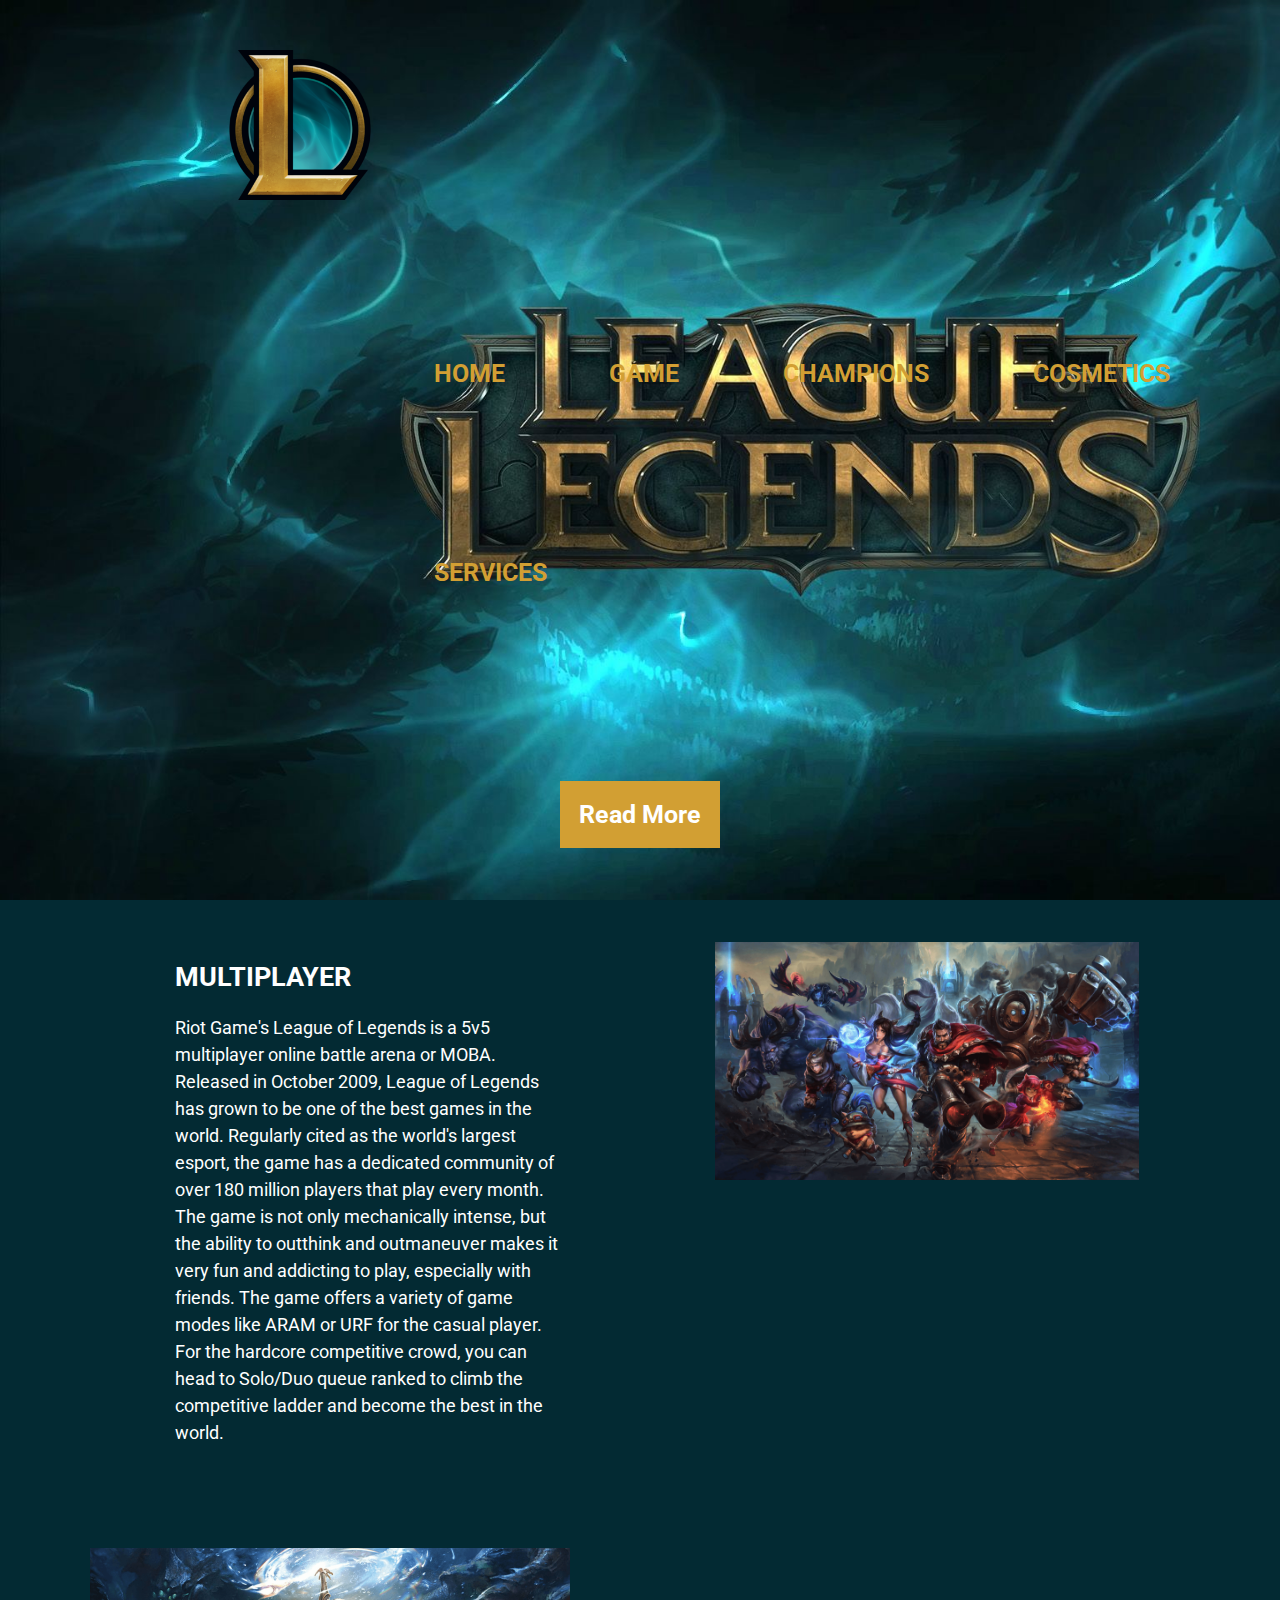
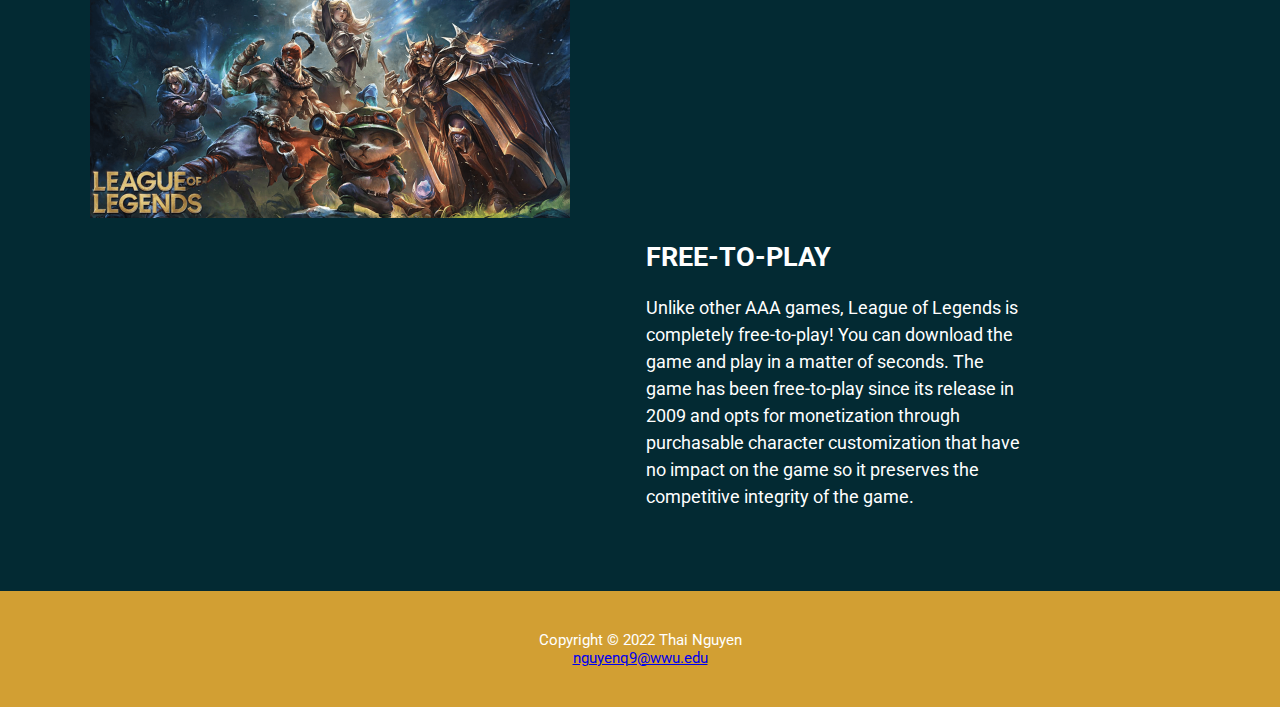
<file: index.html>
<!DOCTYPE html>
<html lang="en">
<head>
    <meta charset="UTF-8">
    <meta http-equiv="X-UA-Compatible" content="IE=edge">
    <meta name="viewport" content="width=device-width, initial-scale=1.0">
    <link rel="stylesheet" href="css/styles.css">
    <title>League of Legends | Home</title>
</head>
<body>
    <div class="wrapper">
        <header>
            <div class="logo">
                <a href="index.html"><img src="images/logo.png" alt="Logo"></a>
            </div>
            <nav>
                <ul>
                    <li><a href="index.html">HOME</a></li>
                    <li><a href="game.html">GAME</a></li>
                    <li><a href="champions.html">CHAMPIONS</a></li>
                    <li><a href="cosmetics.html">COSMETICS</a></li>
                    <li><a href="services.html">SERVICES</a></li>
                </ul>
            </nav>

        </header>
        <!-- Banner -->
        <div class="banner">
            <div class="bannerbtn">
                <a href="#down" class="button">Read More</a>
            </div>
        </div>
        
        <div class="clearfix"></div>
        <div id="down"></div>
        <main>
            <br><br>
            <div class="left1">
                <h2>MULTIPLAYER</h2>
                <p>Riot Game's League of Legends is a 5v5 multiplayer online battle arena or MOBA. Released in October 2009, League of Legends has grown to be one of the best games in the world. Regularly cited as the world's largest esport, the game has a dedicated community of over 180 million players that play every month. The game is not only mechanically intense, but the ability to outthink and outmaneuver makes it very fun and addicting to play, especially with friends. The game offers a variety of game modes like ARAM or URF for the casual player. For the hardcore competitive crowd, you can head to Solo/Duo queue ranked to climb the competitive ladder and become the best in the world.</p>
            </div>
            <div class="right1">
                <img src="images/1.png" alt="">
            </div>
            <div class="clearfix"></div>
            <br><br><br><br>
            <div class="left2">
                <img src="images/2.png" alt="">
            </div>


            <div class="right2">
                <h2>FREE-TO-PLAY</h2>
                <p>Unlike other AAA games, League of Legends is completely free-to-play! You can download the game and play in a matter of seconds. The game has been free-to-play since its release in 2009 and opts for monetization through purchasable character customization that have no impact on the game so it preserves the competitive integrity of the game.</p>
            </div>

            <div class="clearfix"></div>
        </main>
        <div class="footbar">
            <br>
        </div>
        <br>
        <br>

        <!-- Footer  -->
        <footer>
            <p>Copyright &copy; 2022 Thai Nguyen <br><a href="mailto:nguyenq9@wwu.edu">nguyenq9@wwu.edu</a></p>
            
        </footer>
    </div>
</body>
</html>
</file>
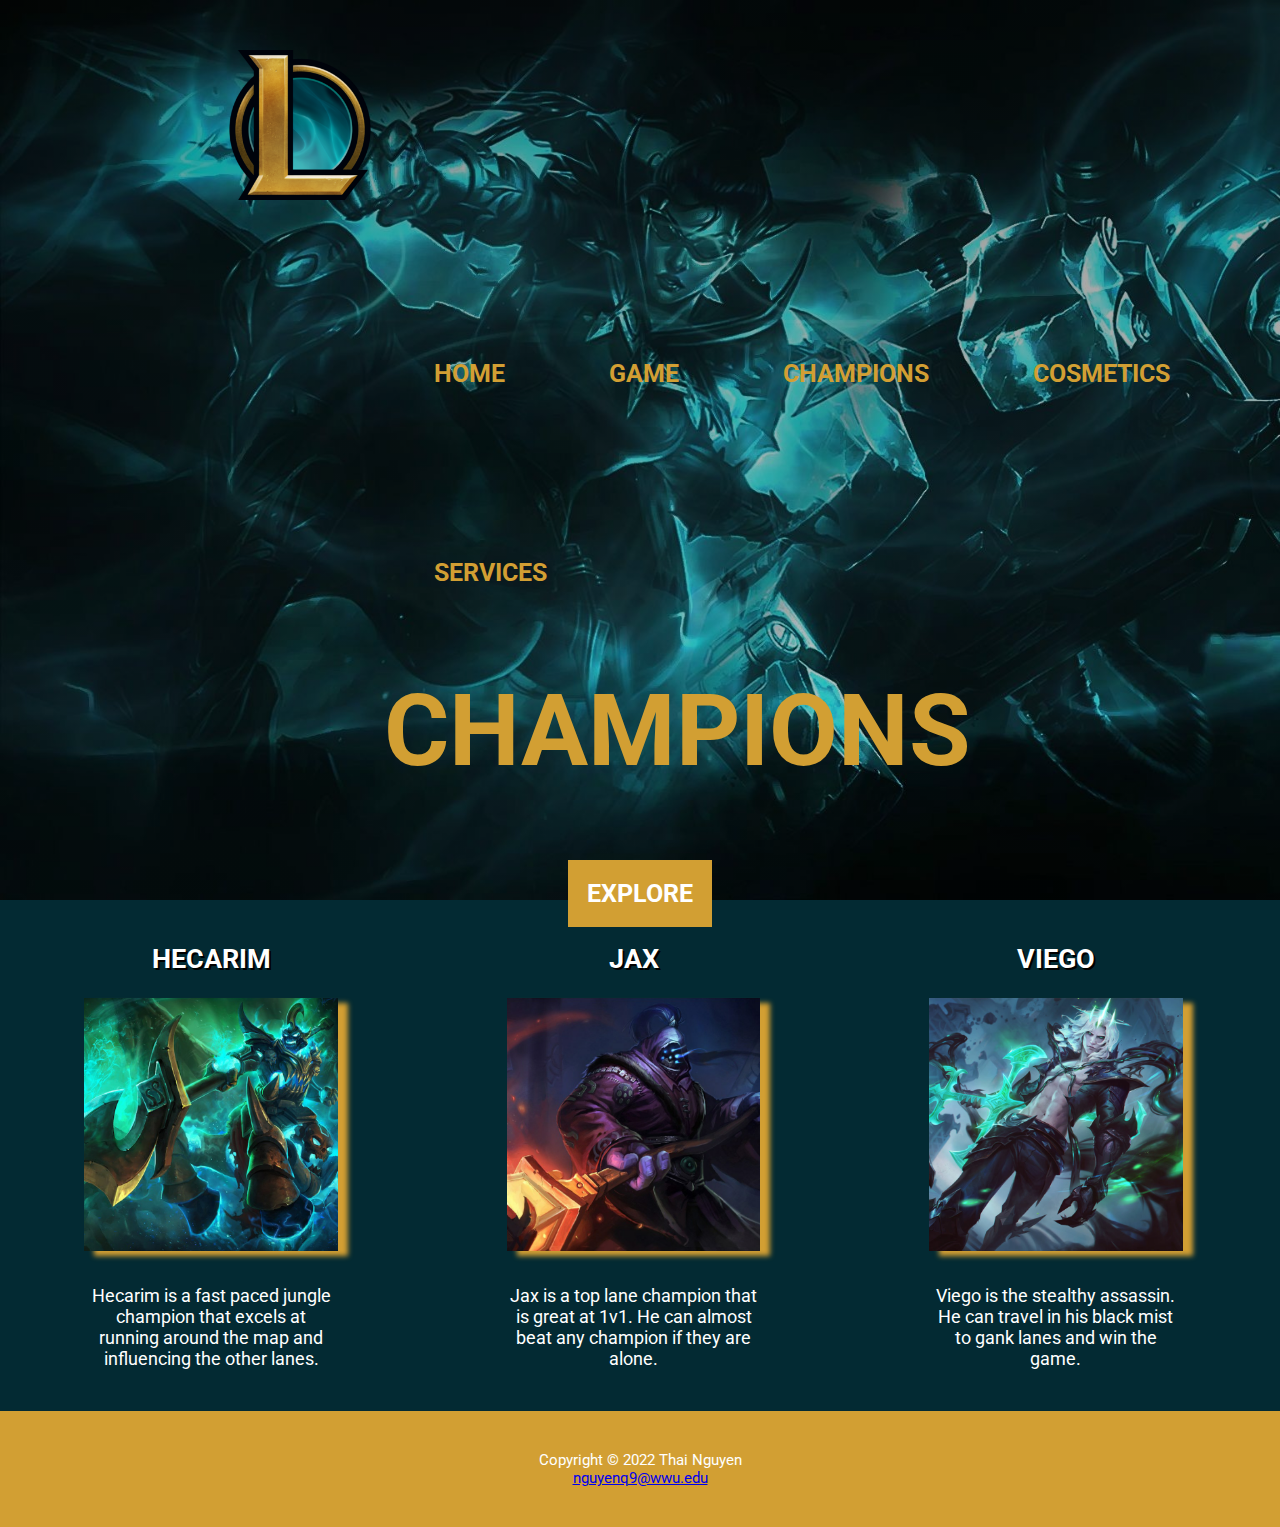
<file: champions.html>
<!DOCTYPE html>
<html lang="en">
<head>
    <meta charset="UTF-8">
    <meta http-equiv="X-UA-Compatible" content="IE=edge">
    <meta name="viewport" content="width=device-width, initial-scale=1.0">
    <link rel="stylesheet" href="css/styles.css">
    <title>League of Legends | Champions</title>
</head>
<body>
    <div class="wrapper">
        <header>
            <div class="logo">
                <a href="index.html"><img src="images/logo.png" alt="Logo"></a>
            </div>
            <nav>
                <ul>
                    <li><a href="index.html">HOME</a></li>
                    <li><a href="game.html">GAME</a></li>
                    <li><a href="champions.html">CHAMPIONS</a></li>
                    <li><a href="cosmetics.html">COSMETICS</a></li>
                    <li><a href="services.html">SERVICES</a></li>
                </ul>
            </nav>

        </header>
        <!-- Banner -->
        <div class="bannerchampions">
            <div class="text-content2">
                <h1>
                    CHAMPIONS
                </h1>
                <a href="#down" class="button">EXPLORE</a>
            </div>
        </div>
        
        <div class="clearfix"></div>
        <div id="down"></div>
        <main>
            
        </main>
            <br>

            <div class="box">
                <h2>HECARIM</h2>
                <a href="https://leagueoflegends.fandom.com/wiki/Hecarim?so=search"><img src="images/hecarim.png" alt=""></a>
                <p>Hecarim is a fast paced jungle champion that excels at running around the map and influencing the other lanes.</p>
            </div>

            <div class="box">
                <h2>JAX</h2>
                <a href="https://leagueoflegends.fandom.com/wiki/Jax/LoL"><img src="images/jax.png" alt=""></a>
                <p>Jax is a top lane champion that is great at 1v1. He can almost beat any champion if they are alone.</p>
            </div>
            
            <div class="box">
                <h2>VIEGO</h2>
                <a href="https://leagueoflegends.fandom.com/wiki/Viego?so=search"><img src="images/viego.png" alt=""></a>
                <p>Viego is the stealthy assassin. He can travel in his black mist to gank lanes and win the game.</p>
            </div>

            <div class="clearfix"></div>
        <br>
        <br>

        <!-- Footer  -->
        <footer>
            <p>Copyright &copy; 2022 Thai Nguyen <br><a href="mailto:nguyenq9@wwu.edu">nguyenq9@wwu.edu</a></p>
            
        </footer>
    </div>
</body>
</html>
</file>
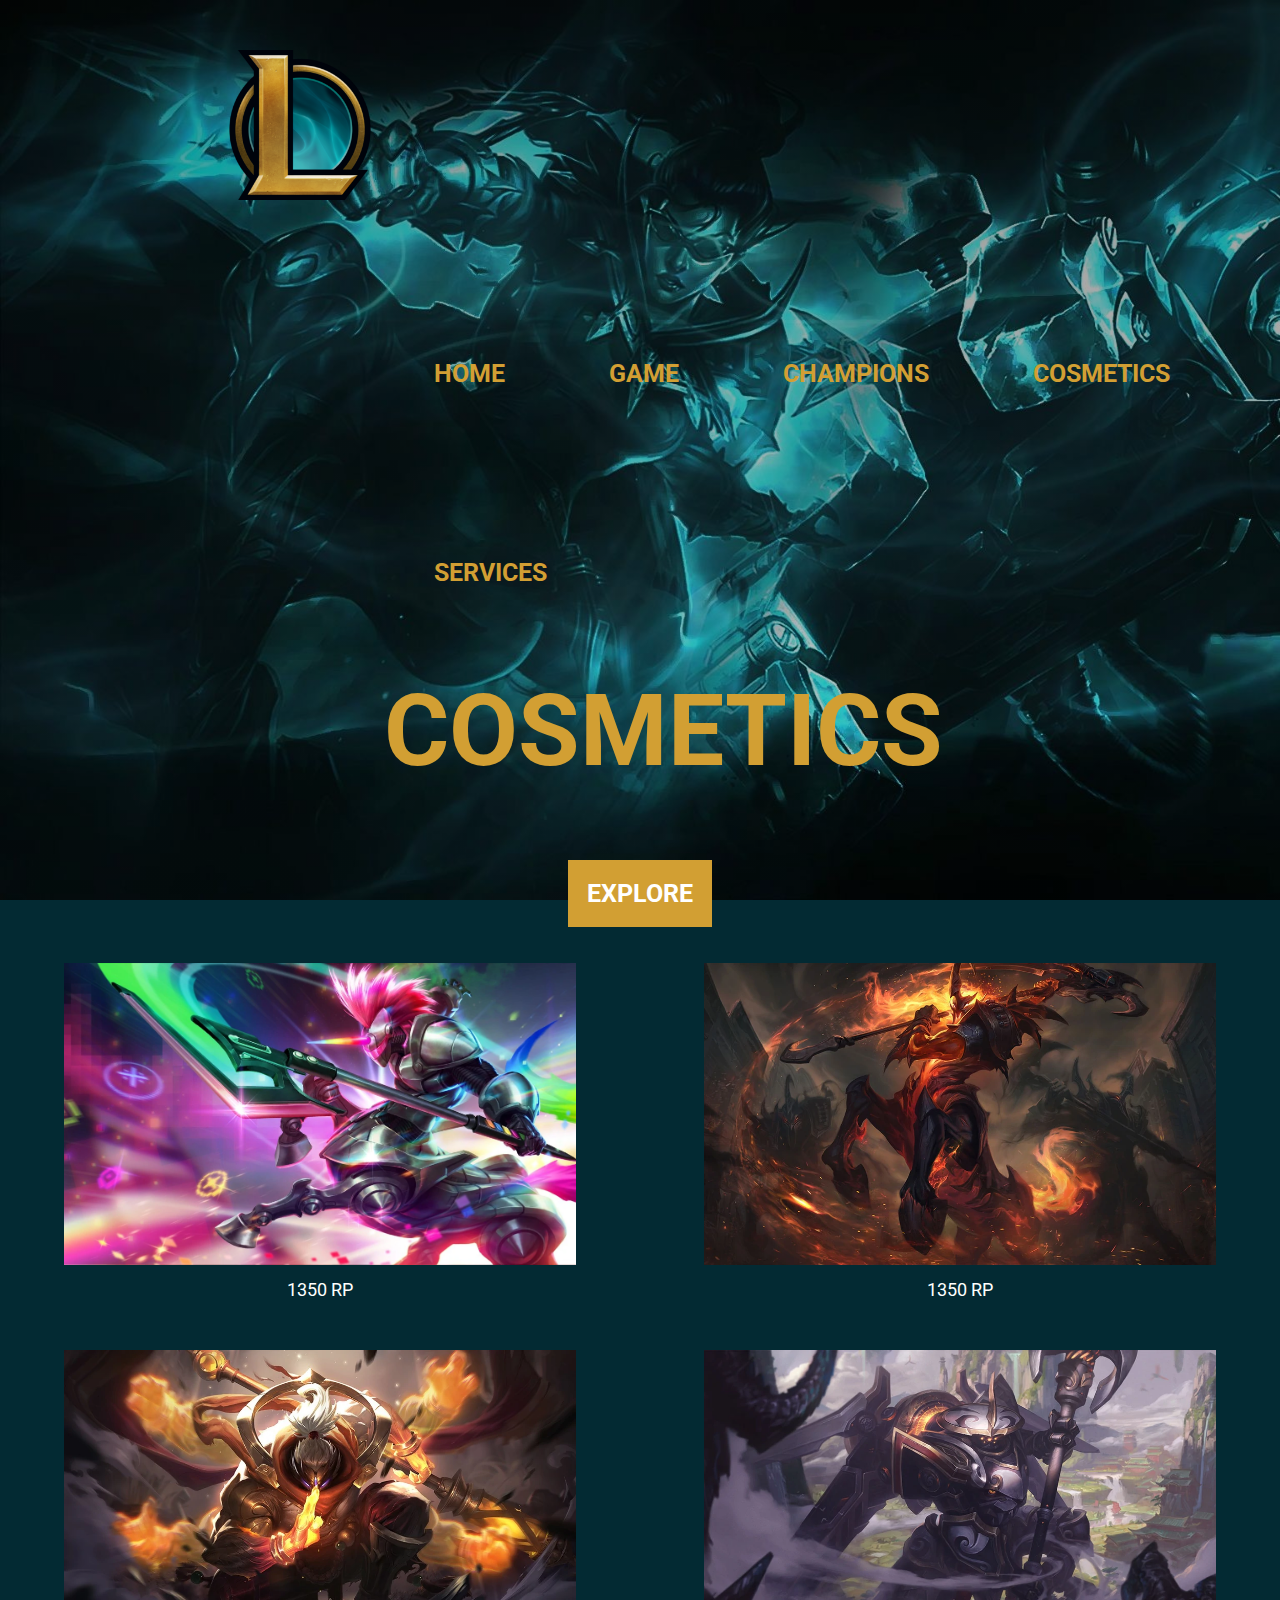
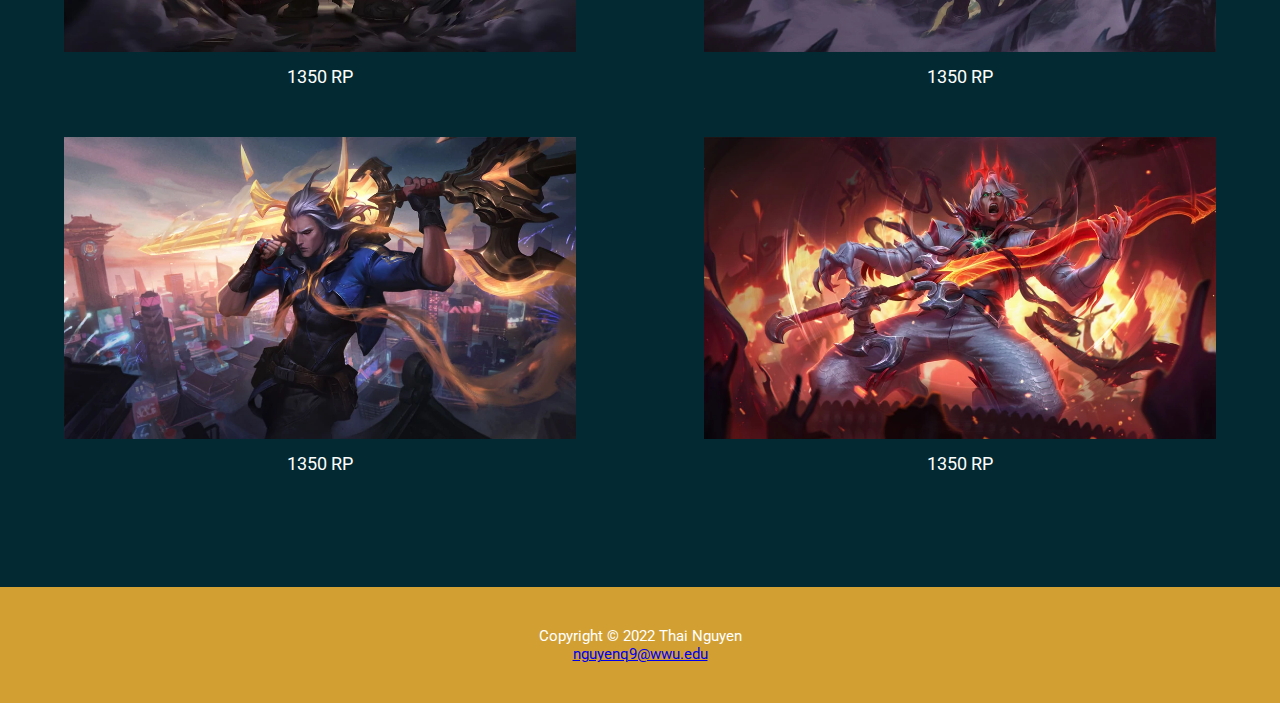
<file: cosmetics.html>
<!DOCTYPE html>
<html lang="en">
<head>
    <meta charset="UTF-8">
    <meta http-equiv="X-UA-Compatible" content="IE=edge">
    <meta name="viewport" content="width=device-width, initial-scale=1.0">
    <link rel="stylesheet" href="css/styles.css">
    <title>League of Legends | Cosmetics</title>
</head>
<body>
    <div class="wrapper">
        <header>
            <div class="logo">
                <a href="index.html"><img src="images/logo.png" alt="Logo"></a>
            </div>
            <nav>
                <ul>
                    <li><a href="index.html">HOME</a></li>
                    <li><a href="game.html">GAME</a></li>
                    <li><a href="champions.html">CHAMPIONS</a></li>
                    <li><a href="cosmetics.html">COSMETICS</a></li>
                    <li><a href="services.html">SERVICES</a></li>
                </ul>
            </nav>

        </header>
        <!-- Banner -->
        <div class="bannerchampions">
            <div class="text-content2">
                <h1>
                    COSMETICS
                </h1>
                <a href="#down" class="button">EXPLORE</a>
            </div>
        </div>
        
        <div class="clearfix"></div>
        <div id="down"></div>
        <br><br><br>
        <main>
            <div class="box2">
                <img src="images/skin1.webp" alt="">
                <p>1350 RP</p>
            </div>
            <div class="box2">
                <img src="images/skin2.webp" alt="">
                <p>1350 RP</p>
            </div>
 
            <div class="clearfix"></div>
            <div class="box2">
                <img src="images/skin3.webp" alt="">
                <p>1350 RP</p>
            </div>
            <div class="box2">
                <img src="images/skin4.webp" alt="">
                <p>1350 RP</p>
            </div>
            <div class="clearfix"></div>
            <div class="box2">
                <img src="images/skin5.webp" alt="">
                <p>1350 RP</p>
            </div>
            <div class="box2">
                <img src="images/skin6.webp" alt="">
                <p>1350 RP</p>
            </div>
            <div class="clearfix"></div>
        </main>
        <br>
        <br>
        <br>

        <!-- Footer  -->
        <footer>
            <p>Copyright &copy; 2022 Thai Nguyen <br><a href="mailto:nguyenq9@wwu.edu">nguyenq9@wwu.edu</a></p>
            
        </footer>
    </div>
</body>
</html>
</file>
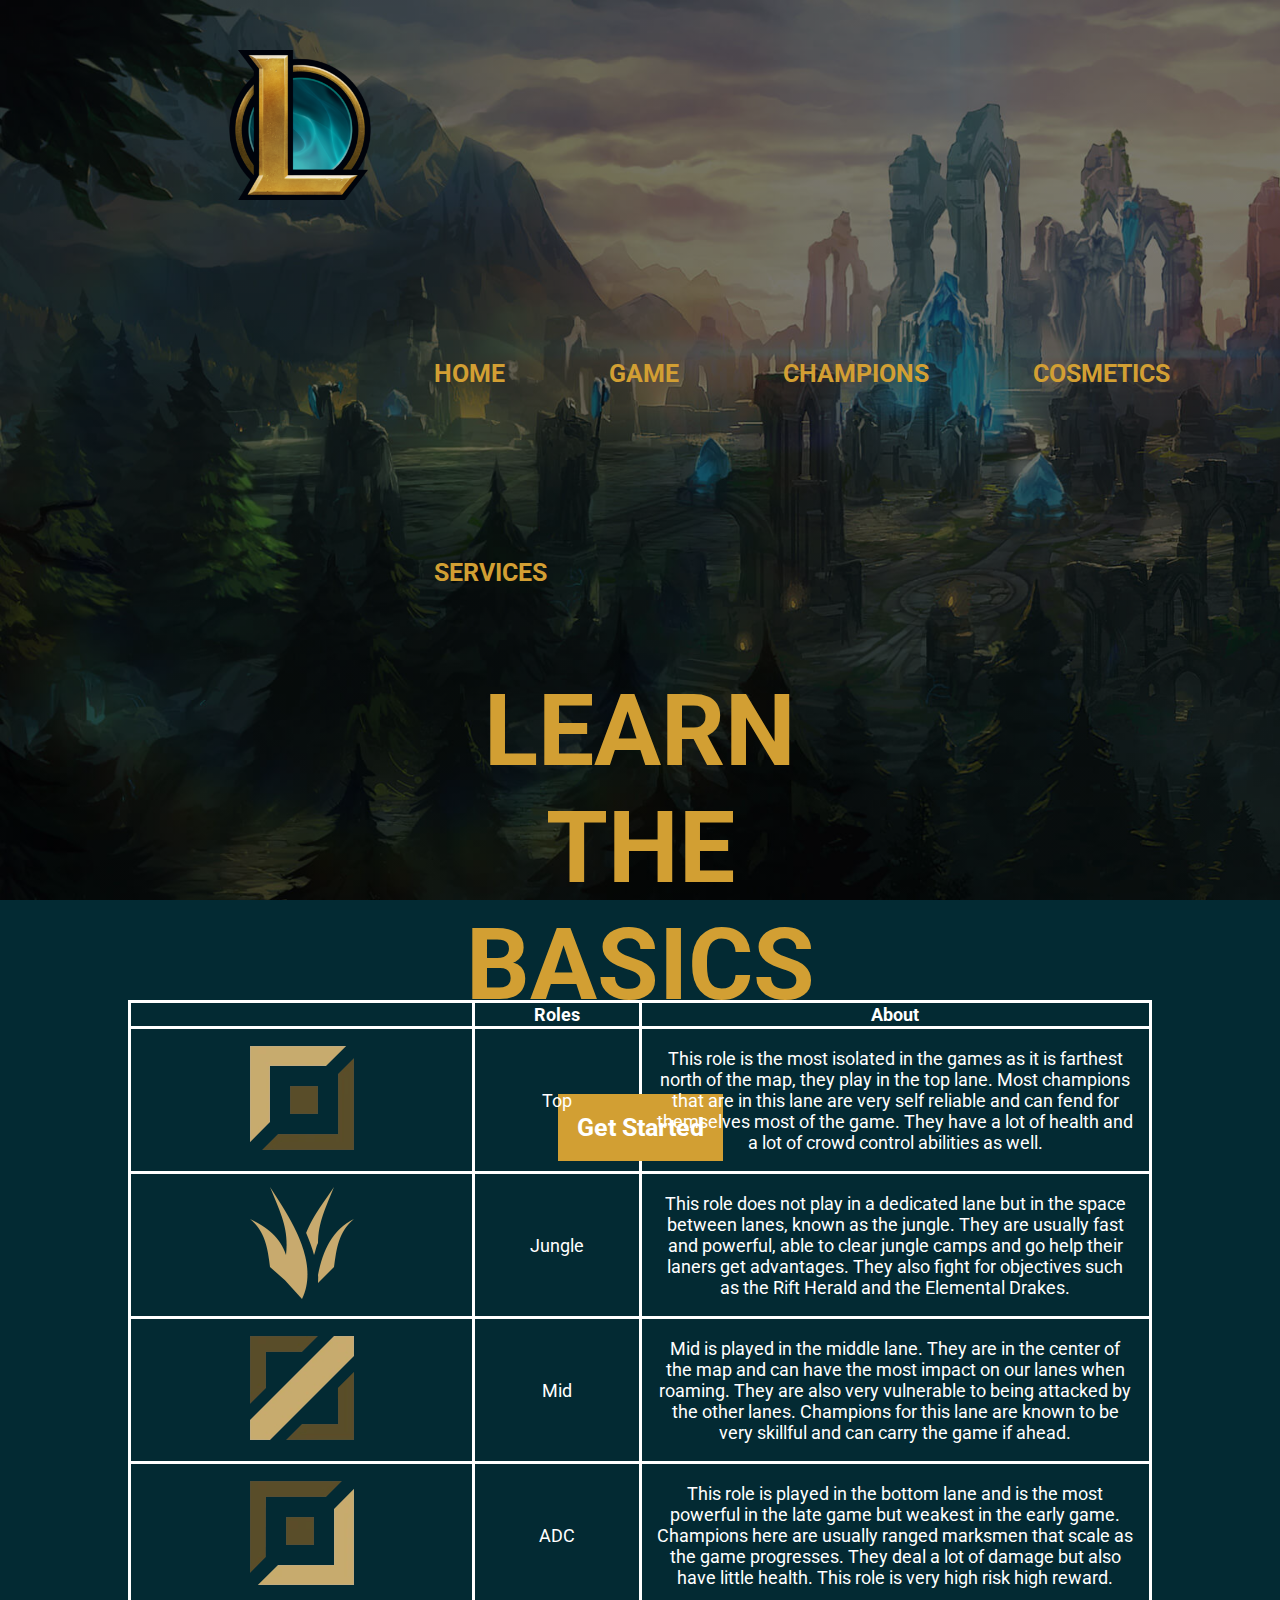
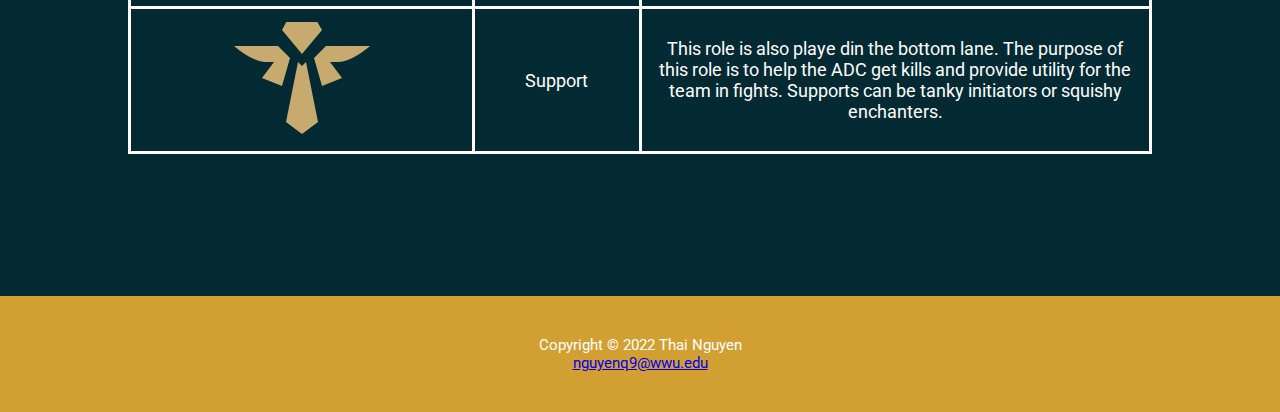
<file: game.html>
<!DOCTYPE html>
<html lang="en">
<head>
    <meta charset="UTF-8">
    <meta http-equiv="X-UA-Compatible" content="IE=edge">
    <meta name="viewport" content="width=device-width, initial-scale=1.0">
    <link rel="stylesheet" href="css/styles.css">
    <title>League of Legends | Game</title>
</head>
<body>
    <div class="wrapper">
        <header>
            <div class="logo">
                <a href="index.html"><img src="images/logo.png" alt="Logo"></a>
            </div>
            <nav>
                <ul>
                    <li><a href="index.html">HOME</a></li>
                    <li><a href="game.html">GAME</a></li>
                    <li><a href="champions.html">CHAMPIONS</a></li>
                    <li><a href="cosmetics.html">COSMETICS</a></li>
                    <li><a href="services.html">SERVICES</a></li>
                </ul>
            </nav>

        </header>
        <!-- Banner -->
        <div class="bannergame">
            <div class="text-content">
                <h1>
                    LEARN THE BASICS
                </h1>
                <a href="#table" class="button">Get Started</a>
            </div>
        </div>
        <div id="table"></div>
        <table>
            <tr>
                <th></th>
                <th>Roles</th>
                <th>About</th>
            </tr>
            <tr>
                <td><a href="https://leagueoflegends.fandom.com/wiki/Category:Top_champion"><img src="images/top.webp" alt=""></a></td>
                <td>Top</td>
                <td class="description">This role is the most isolated in the games as it is farthest north of the map, they play in the top lane. Most champions that are in this lane are very self reliable and can fend for themselves most of the game. They have a lot of health and a lot of crowd control abilities as well.</td>
            </tr>
            <tr>
                <td><a href="https://leagueoflegends.fandom.com/wiki/Category:Jungle_champion"><img src="images/jungle.webp" alt=""></a></td>
                <td>Jungle</td>
                <td class="description">This role does not play in a dedicated lane but in the space between lanes, known as the jungle. They are usually fast and powerful, able to clear jungle camps and go help their laners get advantages. They also fight for objectives such as the Rift Herald and the Elemental Drakes.</td>
            </tr>
            <tr>
                <td><a href="https://leagueoflegends.fandom.com/wiki/Category:Middle_champion"><img src="images/mid.webp" alt=""></a></td>
                <td>Mid</td>
                <td class="description">Mid is played in the middle lane. They are in the center of the map and can have the most impact on our lanes when roaming. They are also very vulnerable to being attacked by the other lanes. Champions for this lane are known to be very skillful and can carry the game if ahead.</td>
            </tr>
            <tr>
                <td><a href="https://leagueoflegends.fandom.com/wiki/Category:Bottom_champion"><img src="images/bot.webp" alt=""></a></td>
                <td>ADC</td>
                <td class="description">This role is played in the bottom lane and is the most powerful in the late game but weakest in the early game. Champions here are usually ranged marksmen that scale as the game progresses. They deal a lot of damage but also have little health. This role is very high risk high reward.</td>
            </tr>
            <tr>
                <td><a href="https://leagueoflegends.fandom.com/wiki/Category:Support_champion"><img src="images/support.webp" alt=""></a></td>
                <td>Support</td>
                <td class="description">This role is also playe din the bottom lane. The purpose of this role is to help the ADC get kills and provide utility for the team in fights. Supports can be tanky initiators or squishy enchanters.</td>
            </tr>
          </table>
        
        
        <br>
        <br>
        <!-- Footer  -->
        <footer>
            <p>Copyright &copy; 2022 Thai Nguyen <br><a href="mailto:nguyenq9@wwu.edu">nguyenq9@wwu.edu</a></p>
        </footer>
    </div>
</body>
</html>
</file>
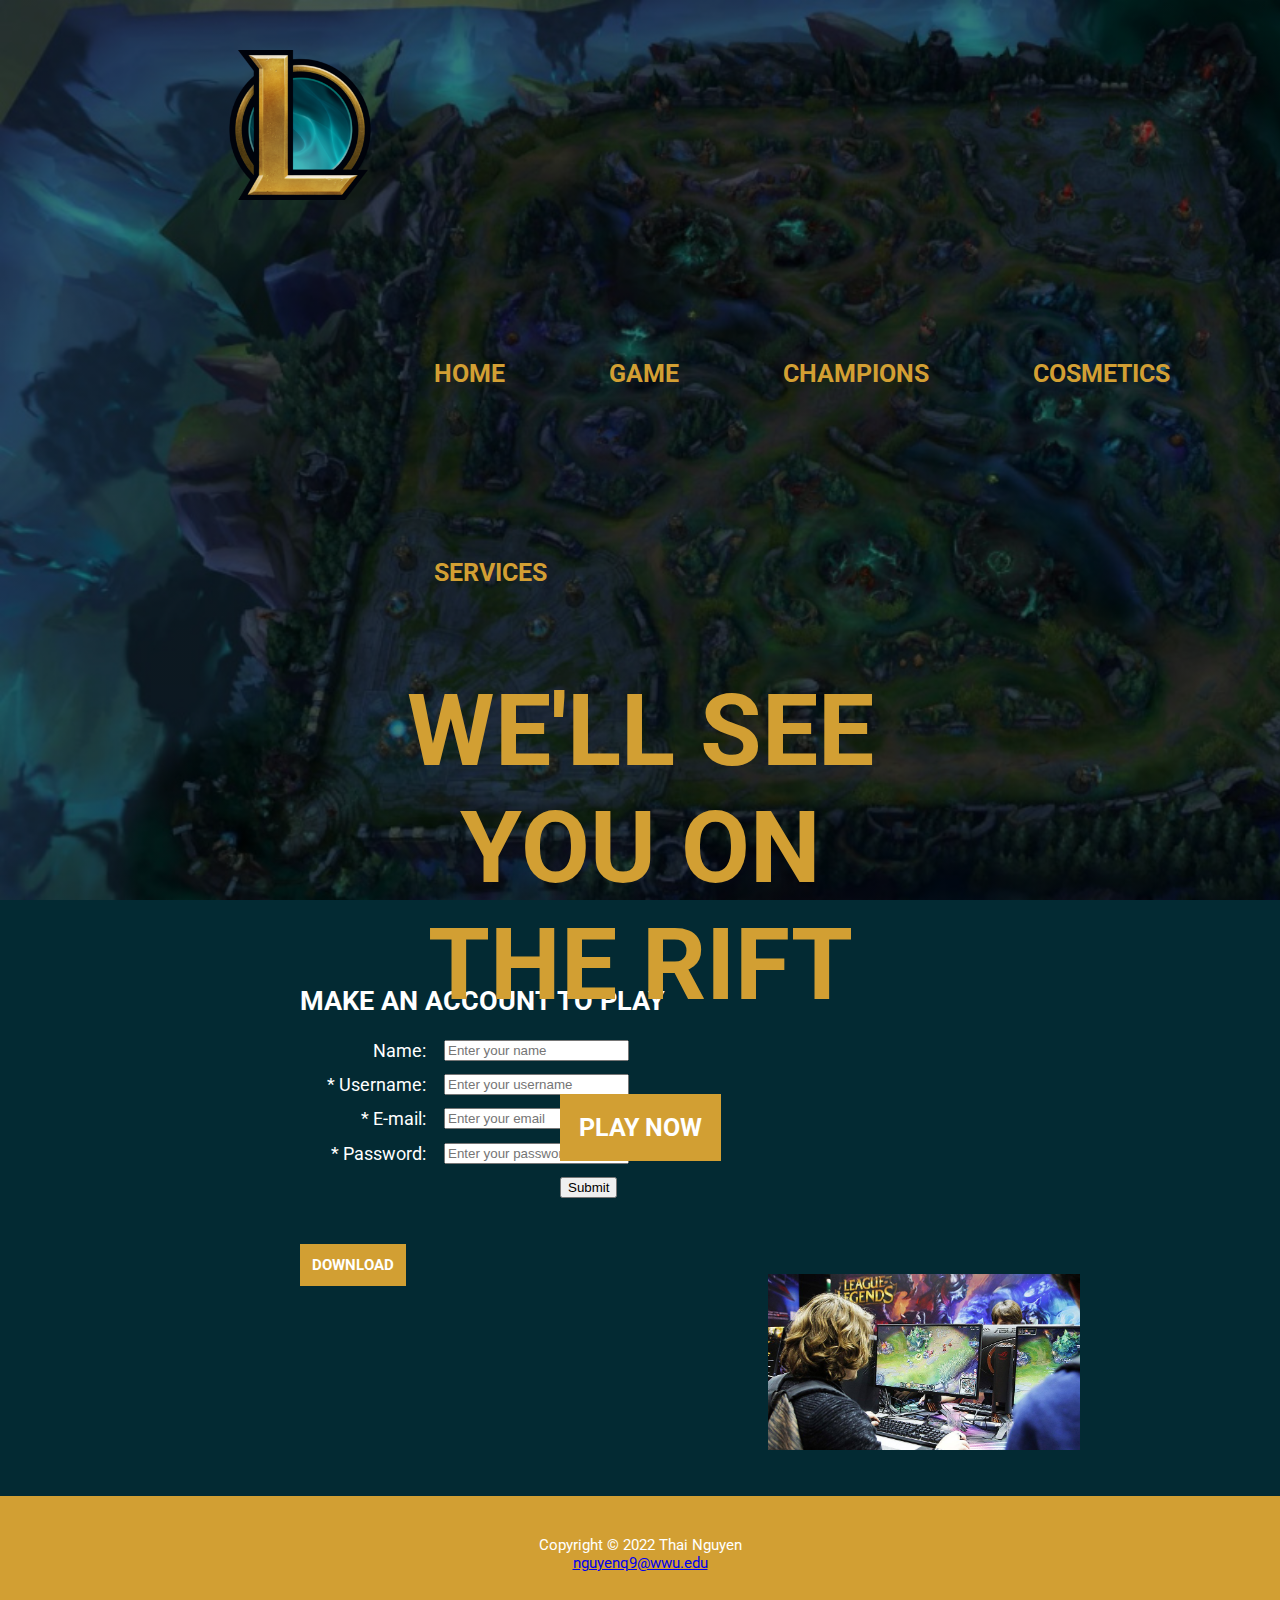
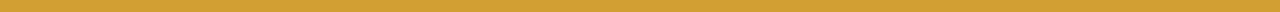
<file: services.html>
<!DOCTYPE html>
<html lang="en">
<head>
    <meta charset="UTF-8">
    <meta http-equiv="X-UA-Compatible" content="IE=edge">
    <meta name="viewport" content="width=device-width, initial-scale=1.0">
    <link rel="stylesheet" href="css/styles.css">
    <title>League of Legends | Services</title>
    <script type="text/javascript" src="js/script.js"></script>
</head>
<body>
    <div class="wrapper">
        <header>
            <div class="logo">
                <a href="index.html"><img src="images/logo.png" alt="Logo"></a>
            </div>
            <nav>
                <ul>
                    <li><a href="index.html">HOME</a></li>
                    <li><a href="game.html">GAME</a></li>
                    <li><a href="champions.html">CHAMPIONS</a></li>
                    <li><a href="cosmetics.html">COSMETICS</a></li>
                    <li><a href="services.html">SERVICES</a></li>
                </ul>
            </nav>

        </header>
        <!-- Banner -->
        <div class="bannerservices">
            <div class="text-content">
                <h1>WE'LL SEE YOU ON THE RIFT</h1>
                <a href="#down" class="button">PLAY NOW</a>
            </div>
        </div>

        <div class="clearfix"></div>
        <br><br><br>
        <div id="down"></div>
        <div class="formcss">
            <h2>MAKE AN ACCOUNT TO PLAY</h2>
            <form method="post" action="index.html" onsubmit="validateForm()">
                <label for="myName">Name:</label>
                <input type="text" name="myName" id="myName" placeholder="Enter your name">

                <label for="myUsername">* Username:</label>
                <input type="text" name="myUsername" id="myUsername" placeholder="Enter your username">

                <label for="myEmail">* E-mail:</label>
                <input type="email" name="myEmail" id="myEmail" placeholder="Enter your email">

                <label for="myPassword">* Password:</label>
                <input type="text" name="myPassword" id="myPassword" placeholder="Enter your password">

                <input type="submit" value="Submit" id="mySubmit">
            </form>
            <br><br>    
            <a href="https://signup.na.leagueoflegends.com/en/signup/redownload?page_referrer=index" class="buttonsmall">DOWNLOAD</a>
        </div>
        <div class="rightservices">
            <img src="images/playnow.jpg" alt="">
        </div>

        <div class="clearfix"></div>
    
        
        
        <br>
        <br>
        <!-- Footer  -->
        <footer>
            <p>Copyright &copy; 2022 Thai Nguyen <br><a href="mailto:nguyenq9@wwu.edu">nguyenq9@wwu.edu</a></p>
            
        </footer>
    </div>
</body>
</html>
</file>
<file: css/styles.css>
@import url('https://fonts.googleapis.com/css2?family=Roboto:ital,wght@0,100;0,300;0,400;0,500;0,700;0,900;1,100;1,300;1,400;1,500;1,700;1,900&display=swap');

*{
    box-sizing: border-box;
}

html{
    scroll-behavior: smooth;
}

body{
    font-family: 'Roboto', sans-serif;
    font-size: 18px;
    margin: 0;
    background-color: #032a33;
}

header{
    margin: 0;
}
#wrapper{
    width: 100%;
    margin: auto;
}

.logo{
    float: left;
    width: 30%;
    padding: 50px 225px;
}

.logo img{
    width: 150px;
}

.clearfix{
    clear: both;
}

nav{
    padding-top: 20px;
    float: right;
    width: 70%;
    text-align: left;
}

nav ul {
    list-style-type: none;
    margin: 0;
    padding: 0;
}

nav ul li{
    display: inline-block;
}


nav a{
    display: block;
    padding: 85px 2em;
    text-decoration: none;
    color: #d29f33;
    font-weight: bold;
    font-size: 25px;    
}

.banner{
    background-image: url(../images/banner.jpg);
    height: 100vh;
    width: 100%;
    background-size: cover;
}

.bannergame{
    background-image: linear-gradient(rgba(0, 0, 0, 0.527),rgba(0, 0, 0, 0.5)) , url(../images/bannergame.jpg);
    height: 100vh;
    width: 100%;
    background-size: cover;
}

.bannerservices{
    background-image: linear-gradient(rgba(0, 0, 0, 0.527),rgba(0, 0, 0, 0.5)) , url(../images/map.jpg);
    height: 100vh;
    width: 100%;
    background-size: cover;
}

.bannerchampions{
    background-image: linear-gradient(rgba(0, 0, 0, 0.4),rgba(0, 0, 0, 0.2)) , url(../images/champions.jpg);
    height: 100vh;
    width: 100%;
    background-size: cover;
}


.text-content{
    color: #d29f33;
    width: 40%;
    margin: 0 auto;
    padding-top: 250px;
    font-size: 50px;
    text-align: center;
}

.text-content2{
    color: #d29f33;
    width: 40%;
    margin: 0 auto;
    padding-top: 350px;
    font-size: 50px;
    text-align: center;
}

.bannerbtn{
    padding-top: 800px;
    text-align: center;
}

.button{
    text-decoration: none;
    font-weight: bold;
    font-size: 25px;
    color: #fff;
    background-color: #d29f33;
    border: 4px solid #d29f33;
    padding: 15px;
    margin: 25px 0;
    transition: 0.5s;
}

.buttonbig{
    text-decoration: none;
    font-weight: bold;
    font-size: 75px;
    color: #fff;
    background-color: #d29f33;
    border: 10px solid #d29f33;
    padding: 50px;
    margin: 25px 0;
    transition: 0.5s;
}

.buttonsmall{
    text-decoration: none;
    font-weight: bold;
    font-size: 15px;
    color: #fff;
    background-color: #d29f33;
    border: 2px solid #d29f33;
    padding: 10px;
    margin: 25px 0;
    transition: 0.5s;
}

.buttonsmall:hover{
    color: #d29f33;
    background-color: transparent;
    font-weight: bold;
    border: 2px solid #d29f33;
}

.button:hover{
    color: #d29f33;
    background-color: transparent;
    font-weight: bold;
    border: 4px solid #d29f33;
}

.buttonbig:hover{
    color: #d29f33;
    background-color: transparent;
    font-weight: bold;
    border: 10px solid #d29f33;
}

.left1{
    float: left;
    width: 30%;
    margin-left: 175px;
}
.right1{
    float: right;
    width: 50%;
    padding-left: 75px;
}

.right1 img{
    width: 75%;
}

.left2{
    float: left;
    width: 50%;
    margin-left: 90px;

}
.right2{
    float: right;
    width: 30%;
    margin-right: 250px;
}

.left2 img{
    width: 75%;
}
.left1, .right2{
    color: white;
    line-height: 150%;
}

table {
    margin: 100px auto;
    width: 80%;
}
table, th, td {
    border: 3px solid;
    border-collapse: collapse ;
    text-align: center;
    color: white;
}

.description{
    width: 50%;
    padding: 15px;
}
.formcss{
    margin-left: 300px;
    width: 40%;
    color: white;
    float: left;
}

label{
    float: left;
    display: block;
    text-align: right;
    width: 8em;
    padding-right: 1em;
}

input, textarea{
    display: block;
    margin-bottom: 1em;
}

.rightservices{
    float: right;
    width: 40%;
}

.rightservices img{
    width: 100%;
    padding-right: 200px;
}



#mySubmit{
    margin-left: 19.5em;
}

.box{
    float: left;
    width: 33%;
    text-align: center;
}

.box h2{
    color: white;
    text-shadow: 2px 2px black;
}

.box img{
    margin: auto;
    width: 60%;
    box-shadow: 10px 5px 5px #d29f33;
}

.box p{
    color: white;
    font-size: 18px;
    width: 60%;
    margin: 0 auto;
    padding-top: 30px;
}

.box2{
    float: left;
    width: 50%;
    text-align: center;
}
.box2 img{
    margin: 0 auto;
    width: 80%;
}
.box2 p{
    color: white;
    font-size: 18px;
    width: 60%;
    margin: 0 auto;
    padding-top: 10px;
    padding-bottom: 50px;
}


footer{
    background-color: #d29f33;
    text-align: center;
    color: white;
    padding: 25px 0;
    font-size: 15px;
}
</file>
